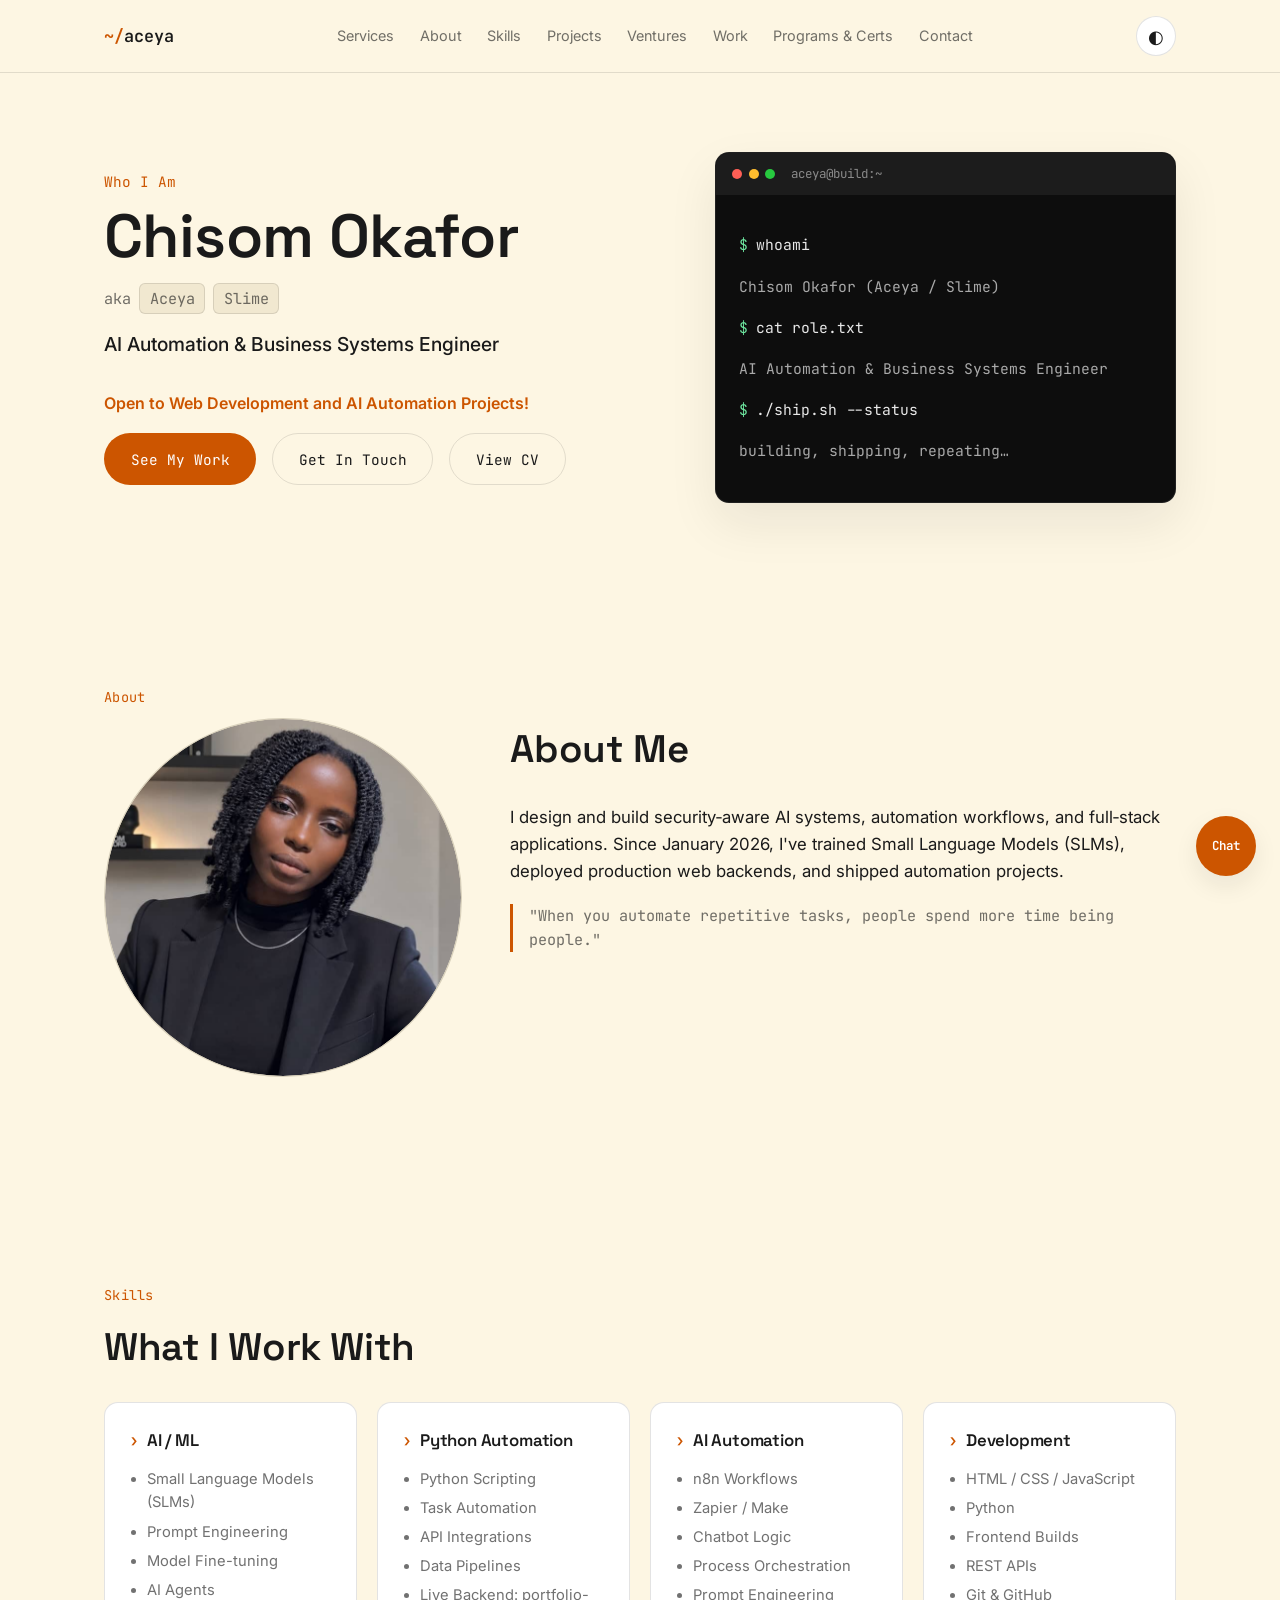
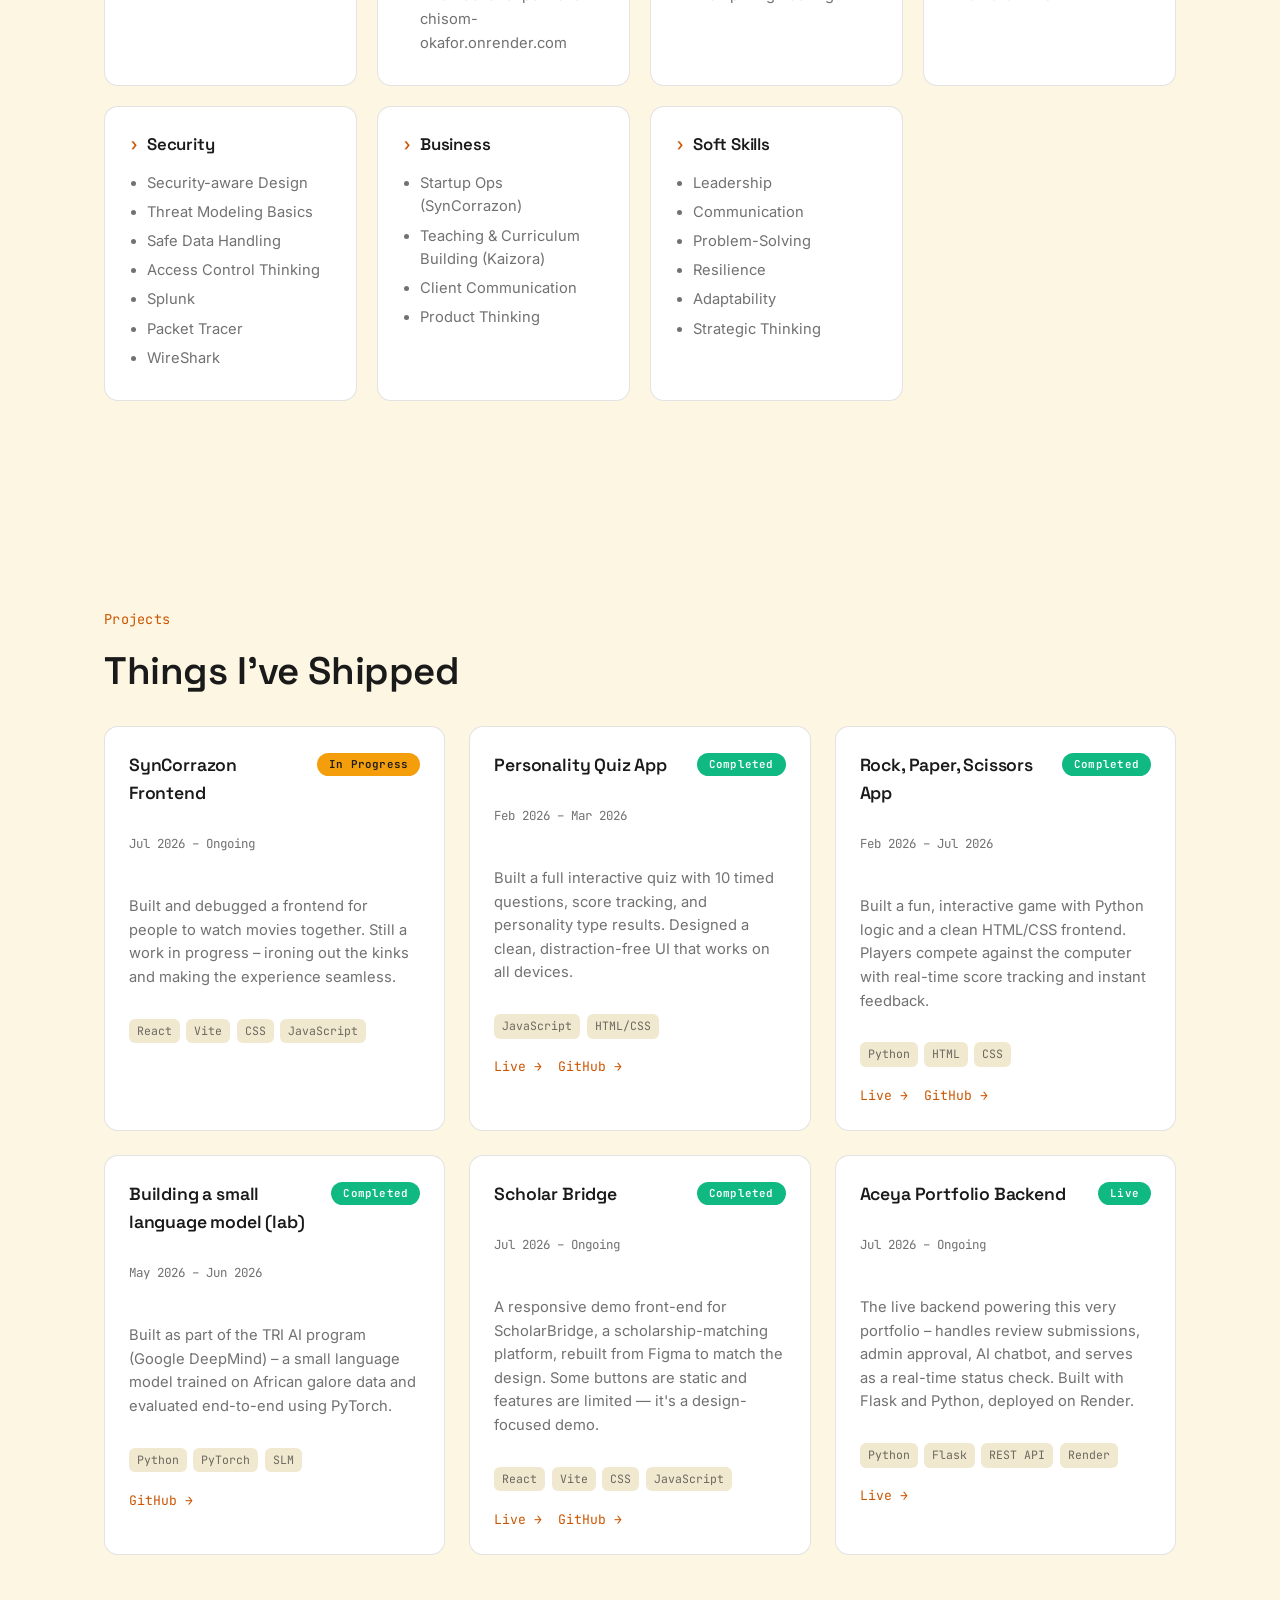
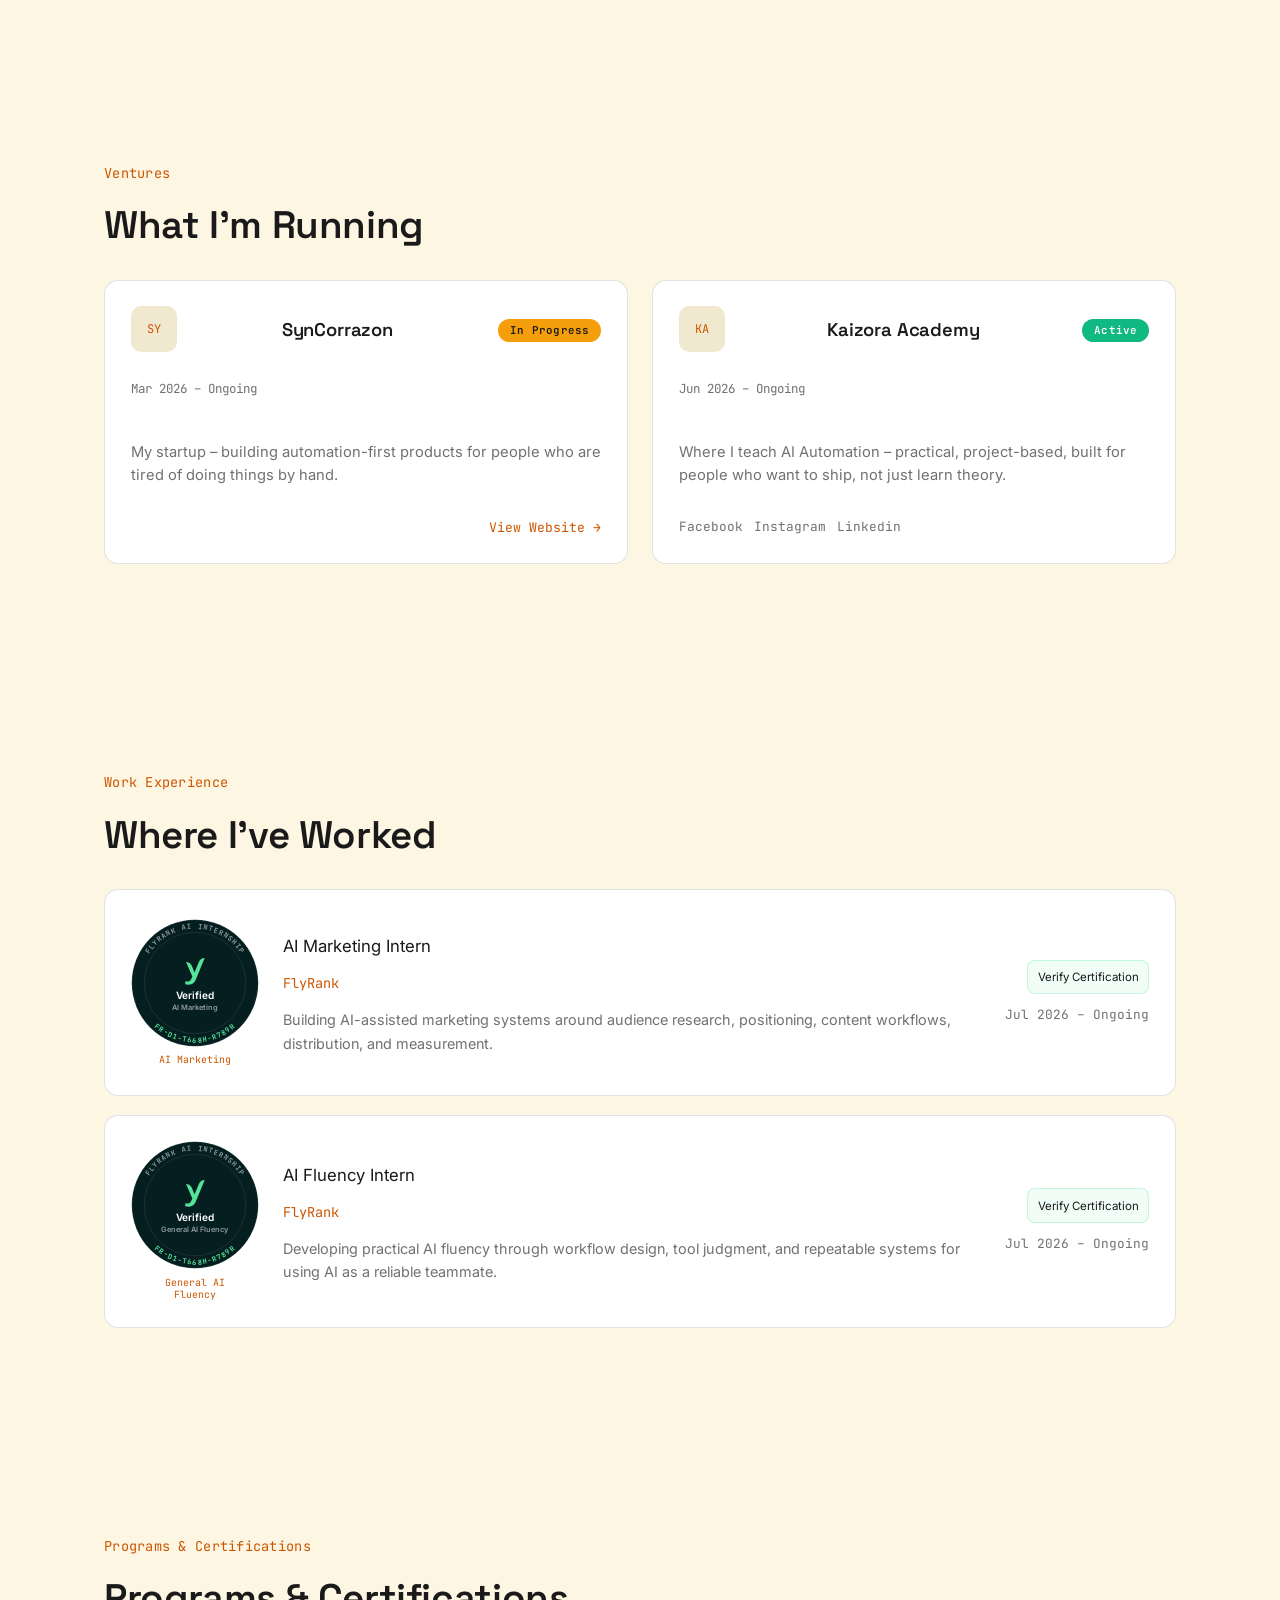
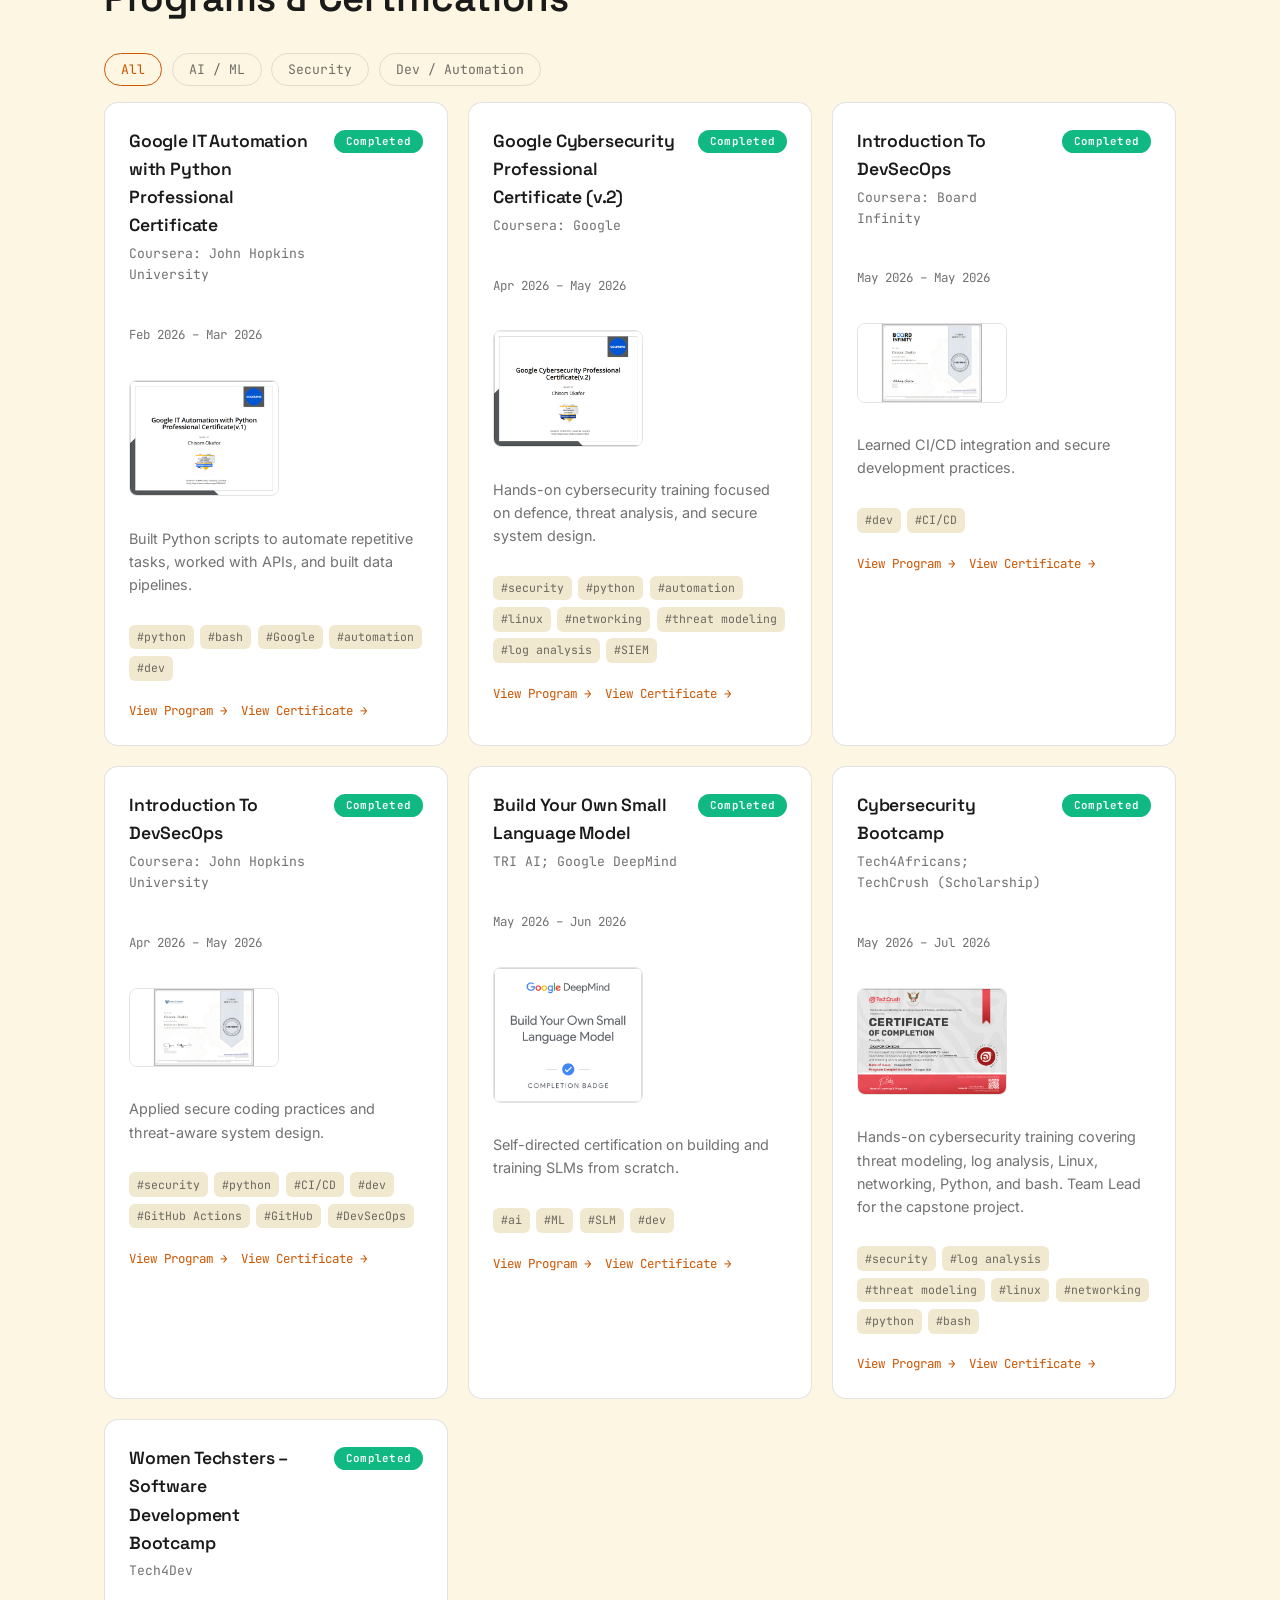
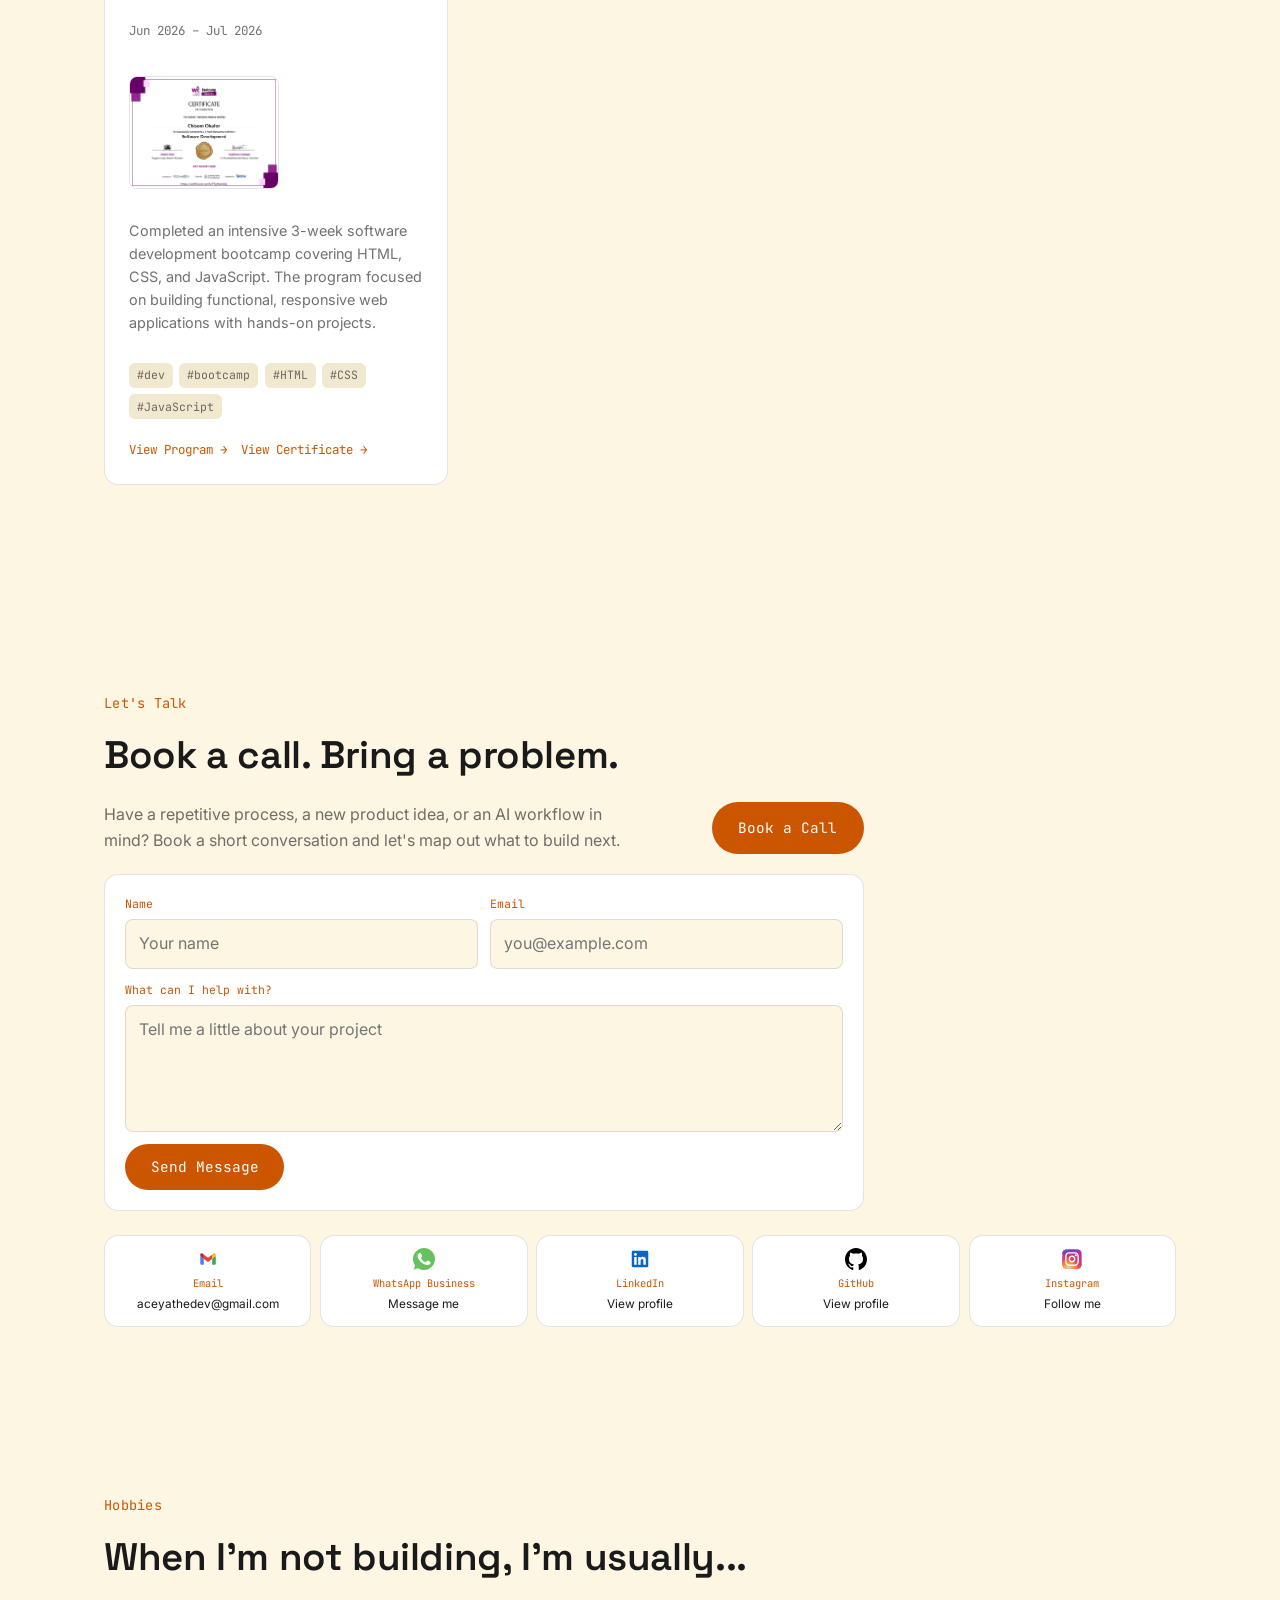
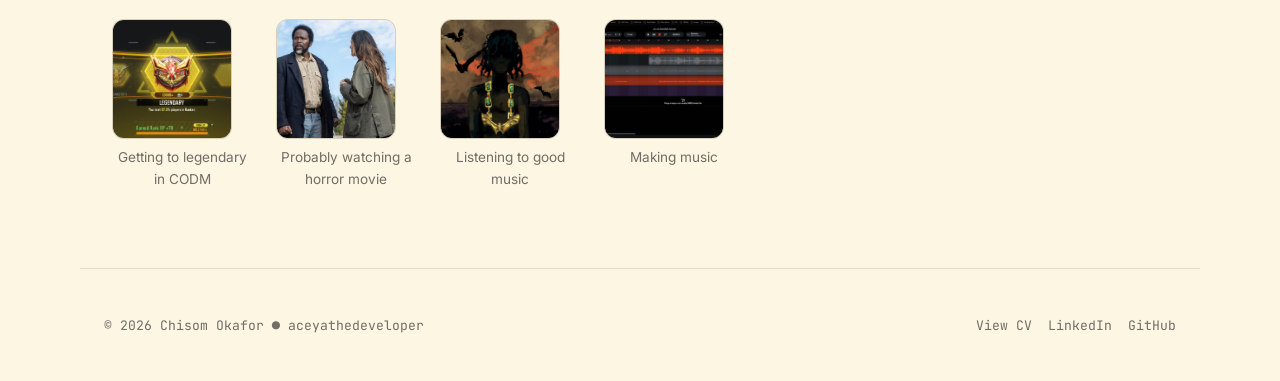
<file: index.html>
<!DOCTYPE html>
<html lang="en">
<head>
  <meta charset="UTF-8" />
  <meta name="viewport" content="width=device-width, initial-scale=1.0" />
  <script>
    if (window.location.hostname === 'aceyatech-ui.github.io') {
      window.location.replace('https://aceyathedeveloper.vercel.app/' + window.location.search + window.location.hash);
    }
  </script>
  <title>Chisom Okafor |  AI Automation & Business Systems Engineer</title>
  <meta name="description" content="Chisom Okafor – AI Automation & Business Systems Engineer. Building n8n workflows, Flask backends, Python automations, and full-stack apps — with security and scalability in mind." />

  <!-- Favicon (emoji fallback) -->
  <link rel="icon" type="image/svg+xml" href="data:image/svg+xml,<svg xmlns='http://www.w3.org/2000/svg' viewBox='0 0 100 100'><text y='.9em' font-size='90'>⚡</text></svg>" />
  <link rel="apple-touch-icon" href="assets/images/favicon.png" />

  <!-- Fonts -->
  <link rel="preconnect" href="https://fonts.googleapis.com" />
  <link rel="preconnect" href="https://fonts.gstatic.com" crossorigin />
  <link href="https://fonts.googleapis.com/css2?family=Space+Grotesk:wght@400;500;600;700&family=Inter:wght@400;500;600;700&family=JetBrains+Mono:wght@400;500;600&display=swap" rel="stylesheet" />

  <link rel="stylesheet" href="style.css" />

  <!-- Google Search Console Verification -->
   <meta name="google-site-verification" content="google7a345bba2c485559.html" />

  <!-- Canonical URL for SEO -->
  <link rel="canonical" href="https://aceyathedeveloper.vercel.app/" />

</head>
<body>

<!-- ============ NAV ============ -->
<header class="navbar" id="navbar">
  <div class="nav-inner">
    <a href="#hero" class="logo">
      <span class="logo-prompt">~/</span><span class="logo-name">aceya</span>
    </a>

    <nav class="nav-links" id="navLinks">
      <a href="https://www.aceyasystems.com.ng">Services</a>
      <a href="#about">About</a>
      <a href="#skills">Skills</a>
      <a href="#projects">Projects</a>
      <a href="#ventures">Ventures</a>
      <a href="#work">Work</a>
      <a href="#programs">Programs &amp; Certs</a>
      <!-- <a href="#reviews">Reviews</a> -->
      <a href="#contact">Contact</a>
      
    </nav>

    <div class="nav-actions">
      <button id="themeToggle" class="theme-toggle" aria-label="Toggle light and dark mode">
        <span class="toggle-icon" aria-hidden="true">◐</span>
      </button>
      <button id="navBurger" class="nav-burger" aria-label="Open menu" aria-expanded="false">
        <span></span><span></span><span></span>
      </button>
    </div>
  </div>
</header>

<main>

  <!-- ============ HERO ============ -->
  <section class="hero" id="hero">
    <div class="hero-inner">
      <div class="hero-text reveal">
        <p class="eyebrow">Who I Am</p>
        <h1 class="hero-name">Chisom Okafor</h1>
        <p class="hero-alias">aka <span class="alias-chip">Aceya</span> <span class="alias-chip">Slime</span></p>
        <p class="hero-title" id="heroTitle"></p>
        <p class="hero-tagline" id="heroTagline"></p>

        <!-- CTA above the fold -->
        <p style="font-weight: 600; margin-top: 0.5rem; color: var(--accent);">
          Open to Web Development and AI Automation Projects!
        </p>

        <div class="hero-cta-row">
          <a href="#projects" class="btn btn-primary">See My Work</a>
          <a href="#contact" class="btn btn-ghost">Get In Touch</a>
          <a href="assets/CV/Chisom_Okafor_CV%20(1).pdf" class="btn btn-ghost" target="_blank" rel="noopener">View CV</a>
        </div>
      </div>

      <div class="hero-visual reveal">
        <div class="terminal-card">
          <div class="terminal-bar">
            <span class="dot dot-r"></span><span class="dot dot-y"></span><span class="dot dot-g"></span>
            <span class="terminal-path">aceya@build:~</span>
          </div>
          <div class="terminal-body" id="terminalBody">
            <p><span class="prompt">$</span> whoami</p>
          </div>
        </div>
      </div>
    </div>
  </section>

  <!-- ============ ABOUT ============ -->
  <section class="section" id="about">
    <p class="section-label reveal">About</p>
    <div class="about-grid">
      <div class="about-image reveal">
        <div class="avatar-placeholder" id="avatarPlaceholder">CO</div>
      </div>
      <div class="about-content reveal">
        <h2 class="section-title">About Me</h2>
        <p class="bio-text" id="bioText"></p>
        <p class="philosophy-quote" id="philosophyText"></p>
      </div>
    </div>
  </section>

  <!-- ============ SKILLS ============ -->
  <section class="section" id="skills">
    <p class="section-label reveal">Skills</p>
    <h2 class="section-title reveal">What I Work With</h2>
    <div class="skills-grid" id="skillsGrid"></div>
  </section>

  <!-- ============ PROJECTS ============ -->
  <section class="section" id="projects">
    <p class="section-label reveal">Projects</p>
    <h2 class="section-title reveal">Things I've Shipped</h2>
    <div class="projects-grid" id="projectsGrid"></div>
  </section>

  <!-- ============ VENTURES ============ -->
  <section class="section" id="ventures">
    <p class="section-label reveal">Ventures</p>
    <h2 class="section-title reveal">What I'm Running</h2>
    <div class="ventures-grid" id="venturesGrid"></div>
  </section>

  <!-- ============ WORK EXPERIENCE ============ -->
  <section class="section" id="work">
    <p class="section-label reveal">Work Experience</p>
    <h2 class="section-title reveal">Where I've Worked</h2>
    <div class="experience-list" id="experienceList"></div>
  </section>

  <!-- ============ PROGRAMS & CERTS ============ -->
  <section class="section" id="programs">
    <p class="section-label reveal">Programs &amp; Certifications</p>
    <h2 class="section-title reveal">Programs &amp; Certifications</h2>

    <!-- Filter buttons: All / AI / Security / Dev -->
    <div class="filter-row reveal" id="certFilterRow">
      <button class="filter-btn active" data-cert-filter="all">All</button>
      <button class="filter-btn" data-cert-filter="ai">AI / ML</button>
      <button class="filter-btn" data-cert-filter="security">Security</button>
      <button class="filter-btn" data-cert-filter="dev">Dev / Automation</button>
    </div>

    <div class="programs-grid" id="programsGrid"></div>
  </section>

  <!-- ============ REVIEWS & TESTIMONIALS ============
  <section class="section" id="reviews">
    <p class="section-label reveal">Reviews &amp; Testimonials</p>
    <h2 class="section-title reveal">What People Say</h2>

    <div class="filter-row reveal" id="reviewFilterRow">
      <button class="filter-btn active" data-review-filter="all">All</button>
      <button class="filter-btn" data-review-filter="review">Reviews</button>
      <button class="filter-btn" data-review-filter="testimonial">Testimonials</button>
    </div>

    <div class="reviews-grid" id="reviewsGrid"></div>
    <p class="reviews-status" id="reviewsStatus"></p>

    <div class="review-form-card reveal">
      <h3>Leave a Review</h3>
      <p class="review-form-note">Submitted reviews go to Aceya for approval before they appear here.</p>
      <form id="reviewForm" class="review-form">
        <input type="text" id="reviewName" placeholder="Your name" required />
        <input type="url" id="reviewLinkedin" placeholder="Your LinkedIn URL (optional)" />
        <textarea id="reviewText" placeholder="Your review" required rows="3"></textarea>
        <button type="submit" class="btn btn-primary">Submit Review</button>
      </form>
      <p class="review-form-feedback" id="reviewFormFeedback"></p>
    </div>
  </section> -->

  <!-- ============ CONTACT ============ -->
  <section class="section" id="contact">
    <p class="section-label reveal">Let's Talk</p>
    <h2 class="section-title reveal">Book a call. Bring a problem.</h2>
    <div class="contact-intro reveal">
      <p>Have a repetitive process, a new product idea, or an AI workflow in mind? Book a short conversation and let's map out what to build next.</p>
      <a class="btn btn-primary" href="https://calendly.com/aceyathedev/30min" target="_blank" rel="noopener">Book a Call</a>
    </div>
    <form class="contact-form reveal" id="contactForm" action="https://formspree.io/f/mqpknjyg" method="POST">
      <div class="contact-form-fields">
        <label>
          <span>Name</span>
          <input type="text" name="name" placeholder="Your name" required />
        </label>
        <label>
          <span>Email</span>
          <input type="email" name="email" placeholder="you@example.com" required />
        </label>
      </div>
      <label>
        <span>What can I help with?</span>
        <textarea name="message" rows="4" placeholder="Tell me a little about your project" required></textarea>
      </label>
      <div class="contact-form-actions">
        <button type="submit" class="btn btn-primary">Send Message</button>
        <p class="contact-form-status" id="contactFormStatus" aria-live="polite"></p>
      </div>
    </form>
    <div class="contact-grid reveal" id="contactGrid"></div>
  </section>

  <!-- ============ HOBBIES (Bottom) ============ -->
  <section class="section hobbies-section" id="hobbiesSection">
    <p class="section-label reveal">Hobbies</p>
    <h2 class="section-title reveal">When I'm not building, I'm usually...</h2>
    <div id="hobbiesContainer"></div>
  </section>

</main>

<!-- ============ FOOTER ============ -->
<footer class="footer">
  <p>© <span id="footerYear">2026</span> Chisom Okafor ● aceyathedeveloper</p>
  <div class="footer-links" id="footerLinks">
    <a href="assets/CV/Chisom_Okafor_CV%20(1).pdf" target="_blank" rel="noopener">View CV</a>
  </div>
</footer>

<!-- ============ CHATBOT ============ -->
<div class="chatbot-widget">
  <button id="chatToggle" class="chat-toggle" aria-label="Open chat">
    <span class="chat-label">Chat</span>
  </button>

  <div class="chat-window" id="chatWindow" hidden>
    <div class="chat-header">
      <div>
        <p class="chat-title">Aceya's Assistant</p>
        <p class="chat-subtitle">usually replies within a sec ⚡</p>
      </div>
      <button id="chatClose" class="chat-close" aria-label="Close chat">✕</button>
    </div>
    <div class="chat-messages" id="chatMessages"></div>
    <div class="chat-quick-replies" id="chatQuickReplies" hidden></div>
    <form class="chat-input-row" id="chatForm">
      <input type="text" id="chatInput" placeholder="Type a message…" autocomplete="off" />
      <button type="submit" class="chat-send" aria-label="Send message">➤</button>
    </form>
  </div>
</div>

<script src="script.js"></script>
</body>
</html>
</file>
<file: style.css>
/* ==========================================================================
   AceyaOS — Portfolio Stylesheet
   ========================================================================== */

:root{
  --bg:            #FDF6E3;
  --bg-raised:     #FFFFFF;
  --accent:        #CC5500;
  --accent-text:   #FFFFFF;
  --text:          #1A1A1A;
  --text-soft:     rgba(26,26,26,0.62);
  --border:        rgba(26,26,26,0.12);
  --shadow:        rgba(26,26,26,0.08);
  --code-bg:       #F1E8D0;

  --status-progress-bg:  #F59E0B;
  --status-progress-text: #1A1A1A;
  --status-complete-bg:  #10B981;
  --status-complete-text: #FFFFFF;

  --font-display: 'Space Grotesk', sans-serif;
  --font-body:    'Inter', sans-serif;
  --font-mono:    'JetBrains Mono', monospace;

  --container: 1120px;
  --radius: 14px;
  --transition: 220ms ease;
}

html[data-theme="dark"]{
  --bg:            #0A0A0A;
  --bg-raised:     #151515;
  --accent:        #888888;
  --accent-text:   #1A1A1A;
  --text:          #F5F5F5;
  --text-soft:     rgba(245,245,245,0.6);
  --border:        rgba(245,245,245,0.12);
  --shadow:        rgba(0,0,0,0.5);
  --code-bg:       #101010;

  --status-progress-bg:  #D97706;
  --status-progress-text: #1A1A1A;
  --status-complete-bg:  #34D399;
  --status-complete-text: #1A1A1A;
}

*,*::before,*::after{ box-sizing: border-box; }

html{ scroll-behavior: smooth; }

@media (prefers-reduced-motion: reduce){
  html{ scroll-behavior: auto; }
  *,*::before,*::after{ animation-duration: 0.001ms !important; animation-iteration-count: 1 !important; transition-duration: 0.001ms !important; }
}

body{
  margin:0;
  background: var(--bg);
  color: var(--text);
  font-family: var(--font-body);
  line-height: 1.6;
  transition: background var(--transition), color var(--transition);
  -webkit-font-smoothing: antialiased;
}

a{ color: inherit; text-decoration: none; }
img{ max-width: 100%; display: block; }
button{ font-family: inherit; cursor: pointer; }

:focus-visible{
  outline: 2px solid var(--accent);
  outline-offset: 3px;
}

h1,h2,h3{
  font-family: var(--font-display);
  font-weight: 600;
  margin: 0;
  letter-spacing: -0.01em;
}

.section-title{
  font-size: clamp(1.7rem, 3vw, 2.4rem);
  margin-bottom: 1.5rem;
}

.section-label{
  font-family: var(--font-mono);
  font-size: 0.85rem;
  color: var(--accent);
  margin: 0 0 0.6rem 0;
  letter-spacing: 0.02em;
}

.section{
  max-width: var(--container);
  margin: 0 auto;
  padding: 6.5rem 1.5rem;
  scroll-margin-top: 80px;
}

.reveal{
  opacity: 0;
  transform: translateY(18px);
  transition: opacity 700ms ease, transform 700ms ease;
}
.reveal.is-visible{
  opacity: 1;
  transform: translateY(0);
}

.btn{
  display:inline-block;
  font-family: var(--font-mono);
  font-size: 0.9rem;
  padding: 0.85rem 1.6rem;
  border-radius: 999px;
  border: 1px solid transparent;
  transition: transform var(--transition), background var(--transition), border-color var(--transition);
}
.btn:hover{ transform: translateY(-2px); }
.btn-primary{
  background: var(--accent);
  color: var(--accent-text);
}
.btn-ghost{
  border-color: var(--border);
  color: var(--text);
  background: transparent;
}

/* ==========================================================================
   STATUS BADGES — Orange for in-progress/in-view/ongoing, Green for completed
   ========================================================================== */
.status-badge{
  font-family: var(--font-mono);
  font-size: 0.68rem;
  font-weight: 600;
  padding: 0.28rem 0.75rem;
  border-radius: 999px;
  white-space: nowrap;
  letter-spacing: 0.02em;
}

.status-badge.status-in-progress,
.status-badge.status-in-view,
.status-badge.status-ongoing {
  background: var(--status-progress-bg);
  color: var(--status-progress-text);
}

.status-badge.status-completed {
  background: var(--status-complete-bg);
  color: var(--status-complete-text);
}

.timeline{
  font-family: var(--font-mono);
  font-size: 0.78rem;
  color: var(--text-soft);
}

/* ==========================================================================
   NAV
   ========================================================================== */
.navbar{
  position: fixed;
  top:0; left:0; right:0;
  z-index: 100;
  background: color-mix(in srgb, var(--bg) 88%, transparent);
  backdrop-filter: blur(10px);
  border-bottom: 1px solid var(--border);
}
.nav-inner{
  max-width: var(--container);
  margin: 0 auto;
  padding: 1rem 1.5rem;
  display:flex;
  align-items:center;
  justify-content: space-between;
}
.logo{
  font-family: var(--font-mono);
  font-size: 1.05rem;
  font-weight: 600;
}
.logo-prompt{ color: var(--accent); }

.nav-links{
  display:flex;
  gap: 1.6rem;
  font-size: 0.9rem;
}
.nav-links a{
  color: var(--text-soft);
  transition: color var(--transition);
}
.nav-links a:hover{ color: var(--accent); }

.nav-actions{ display:flex; align-items:center; gap: 0.75rem; }

.theme-toggle{
  width: 40px; height: 40px;
  border-radius: 50%;
  border: 1px solid var(--border);
  background: var(--bg-raised);
  color: var(--text);
  font-size: 1.1rem;
  display:flex; align-items:center; justify-content:center;
  transition: background var(--transition), transform var(--transition);
}
.theme-toggle:hover{ transform: rotate(20deg); }

.nav-burger{
  display:none;
  flex-direction: column;
  gap: 5px;
  width: 40px; height: 40px;
  border: none;
  background: transparent;
  align-items:center;
  justify-content:center;
}
.nav-burger span{
  width: 20px; height: 2px;
  background: var(--text);
  display:block;
}

/* ==========================================================================
   HERO
   ========================================================================== */
.hero{
  max-width: var(--container);
  margin: 0 auto;
  padding: 9.5rem 1.5rem 5rem;
  display:flex;
}
.hero-inner{
  display:grid;
  grid-template-columns: 1.1fr 0.9fr;
  gap: 3rem;
  align-items:center;
  width:100%;
}
.eyebrow{
  font-family: var(--font-mono);
  color: var(--accent);
  font-size: 0.9rem;
  margin: 0 0 0.75rem;
}
.hero-name{
  font-size: clamp(2.4rem, 5.5vw, 3.8rem);
  line-height: 1.05;
}
.hero-alias{
  font-family: var(--font-mono);
  font-size: 0.95rem;
  color: var(--text-soft);
  margin: 0.9rem 0;
  display:flex; gap:0.5rem; align-items:center; flex-wrap: wrap;
}
.alias-chip{
  background: var(--code-bg);
  border: 1px solid var(--border);
  padding: 0.15rem 0.6rem;
  border-radius: 6px;
}
.hero-title{
  font-size: 1.2rem;
  font-weight: 500;
  margin: 0.4rem 0;
}
.hero-tagline{
  font-style: italic;
  color: var(--text-soft);
  max-width: 30ch;
  margin: 0.8rem 0 2rem;
}
.hero-cta-row{ display:flex; gap: 1rem; flex-wrap: wrap; }

.terminal-card{
  background: #0d0d0d;
  border-radius: var(--radius);
  overflow: hidden;
  box-shadow: 0 20px 50px var(--shadow);
  border: 1px solid rgba(255,255,255,0.08);
}
.terminal-bar{
  background: #1c1c1c;
  padding: 0.7rem 1rem;
  display:flex;
  align-items:center;
  gap: 0.4rem;
}
.dot{ width:10px; height:10px; border-radius:50%; display:inline-block; }
.dot-r{ background:#ff5f56; }
.dot-y{ background:#ffbd2e; }
.dot-g{ background:#27c93f; }
.terminal-path{
  font-family: var(--font-mono);
  color: #8a8a8a;
  font-size: 0.78rem;
  margin-left: 0.6rem;
}
.terminal-body{
  font-family: var(--font-mono);
  color: #e8e8e8;
  font-size: 0.92rem;
  padding: 1.4rem;
  min-height: 220px;
  line-height: 1.8;
}
.terminal-body .prompt{ color: #6ee7a0; margin-right: 0.5rem; }
.terminal-body .out{ color: #a9a9a9; }
.cursor{
  display:inline-block;
  width: 8px; height: 1em;
  background: #6ee7a0;
  vertical-align: text-bottom;
  animation: blink 1s steps(1) infinite;
}
@keyframes blink{ 50%{ opacity:0; } }

/* ==========================================================================
   ABOUT
   ========================================================================== */
.about-grid{
  display:grid;
  grid-template-columns: 0.7fr 1.3fr;
  gap: 3rem;
  align-items: start;
}
.avatar-placeholder{
  width: 100%;
  aspect-ratio: 1;
  border-radius: 50%;
  background: var(--code-bg);
  border: 1px solid var(--border);
  display:flex;
  align-items:center;
  justify-content:center;
  overflow: hidden;
  font-family: var(--font-display);
  font-size: 3rem;
  color: var(--accent);
}
.avatar-placeholder img {
  width: 100%;
  height: 100%;
  object-fit: cover;
  border-radius: 50%;
}
.bio-text{ font-size: 1.05rem; margin-bottom: 1.2rem; }
.philosophy-quote{
  font-family: var(--font-mono);
  font-size: 0.95rem;
  border-left: 3px solid var(--accent);
  padding-left: 1rem;
  color: var(--text-soft);
  margin-bottom: 1.5rem;
}
.hobbies{ display:flex; flex-wrap: wrap; gap: 0.6rem; }
.hobby-tag{
  font-family: var(--font-mono);
  font-size: 0.8rem;
  background: var(--code-bg);
  border: 1px solid var(--border);
  padding: 0.35rem 0.75rem;
  border-radius: 999px;
  color: var(--text-soft);
}

/* ==========================================================================
   SKILLS
   ========================================================================== */
.skills-grid{
  display:grid;
  grid-template-columns: repeat(auto-fit, minmax(230px, 1fr));
  gap: 1.25rem;
}
.skill-card{
  background: var(--bg-raised);
  border: 1px solid var(--border);
  border-radius: var(--radius);
  padding: 1.5rem;
  transition: transform var(--transition), border-color var(--transition);
}
.skill-card:hover{ transform: translateY(-4px); border-color: var(--accent); }
.skill-card h3{
  font-size: 1.05rem;
  margin-bottom: 0.9rem;
  display:flex; align-items:center; gap:0.5rem;
}
.skill-card h3::before{
  content: '›';
  color: var(--accent);
  font-family: var(--font-mono);
}
.skill-card ul{ margin:0; padding-left: 1.1rem; color: var(--text-soft); font-size: 0.92rem; }
.skill-card li{ margin-bottom: 0.35rem; }

/* ==========================================================================
   PROJECTS & VENTURES & EXPERIENCE
   ========================================================================== */
.projects-grid{
  display:grid;
  grid-template-columns: repeat(auto-fit, minmax(300px, 1fr));
  gap: 1.5rem;
}
.project-card{
  background: var(--bg-raised);
  border: 1px solid var(--border);
  border-radius: var(--radius);
  padding: 1.5rem;
  display:flex;
  flex-direction: column;
  gap: 0.9rem;
  transition: transform var(--transition), box-shadow var(--transition);
}
.project-card:hover{ transform: translateY(-4px); box-shadow: 0 14px 30px var(--shadow); }
.card-top-row{
  display:flex;
  justify-content: space-between;
  align-items: flex-start;
  gap: 1rem;
}
.card-top-row h3{ font-size: 1.1rem; }
.project-desc{ font-size: 0.92rem; color: var(--text-soft); }
.tag-list{ display:flex; flex-wrap:wrap; gap:0.4rem; }
.tag-pill{
  font-family: var(--font-mono);
  font-size: 0.72rem;
  background: var(--code-bg);
  border-radius: 6px;
  padding: 0.2rem 0.5rem;
  color: var(--text-soft);
}
.card-link-row{ display:flex; gap: 1rem; margin-top: 0.2rem; }
.card-link-row a{
  font-family: var(--font-mono);
  font-size: 0.82rem;
  color: var(--accent);
}
.card-link-row a:hover{ text-decoration: underline; }

.ventures-grid{
  display:grid;
  grid-template-columns: repeat(auto-fit, minmax(300px, 1fr));
  gap: 1.5rem;
}
.venture-card{
  background: var(--bg-raised);
  border: 1px solid var(--border);
  border-radius: var(--radius);
  padding: 1.6rem;
  display:flex;
  flex-direction: column;
  gap: 0.9rem;
}
.venture-head{ display:flex; align-items:center; gap: 0.9rem; }
.venture-logo{
  width: 46px; height: 46px;
  border-radius: 10px;
  background: var(--code-bg);
  display:flex; align-items:center; justify-content:center;
  font-family: var(--font-mono);
  font-size: 0.75rem;
  color: var(--accent);
  flex-shrink: 0;
}
.venture-head h3{ font-size: 1.15rem; }
.venture-desc{ color: var(--text-soft); font-size: 0.92rem; }
.venture-footer{ display:flex; align-items:center; justify-content: space-between; flex-wrap: wrap; gap: 0.6rem; }
.venture-socials{ display:flex; gap: 0.7rem; }
.venture-socials a{ font-family: var(--font-mono); font-size: 0.8rem; color: var(--text-soft); }
.venture-socials a:hover{ color: var(--accent); }
.venture-website{
  font-family: var(--font-mono);
  font-size: 0.82rem;
  color: var(--accent);
}
.role-badge {
  display: inline-block;
  font-family: var(--font-mono);
  font-size: 0.65rem;
  font-weight: 600;
  padding: 0.2rem 0.6rem;
  border-radius: 999px;
  background: var(--accent);
  color: var(--accent-text);
  letter-spacing: 0.02em;
  margin-top: 0.2rem;
}
.venture-contributions {
  list-style: none;
  padding: 0;
  margin: 0.5rem 0 0 0;
}
.venture-contributions li {
  font-size: 0.88rem;
  color: var(--text-soft);
  padding-left: 1.2rem;
  position: relative;
  margin-bottom: 0.25rem;
}
.venture-contributions li::before {
  content: "›";
  position: absolute;
  left: 0;
  color: var(--accent);
}

.experience-list{ display:flex; flex-direction:column; gap: 1.2rem; }
.experience-card{
  background: var(--bg-raised);
  border: 1px solid var(--border);
  border-radius: var(--radius);
  padding: 1.6rem;
  display:grid;
  grid-template-columns: auto 1fr auto;
  gap: 1.5rem;
  align-items: center;
}
.exp-brand{
  display:flex;
  flex-direction:column;
  align-items:center;
  gap:0.45rem;
  min-width:128px;
}
.exp-logo{
  width: 52px; height: 52px;
  border-radius: 10px;
  background: var(--code-bg);
  display:flex; align-items:center; justify-content:center;
  font-family: var(--font-mono);
  font-size: 0.7rem;
  color: var(--accent);
}
.exp-logo-image{ width: 34px; height: 34px; object-fit: contain; }
.exp-credential-label{
  max-width: 92px;
  text-align:center;
  font-family: var(--font-mono);
  font-size: 0.62rem;
  line-height: 1.25;
  color: var(--accent);
}
.exp-role{ font-size: 1.05rem; margin-bottom: 0.2rem; }
.exp-company{ color: var(--accent); font-family: var(--font-mono); font-size: 0.85rem; }
.exp-duration{ font-family: var(--font-mono); font-size: 0.8rem; color: var(--text-soft); white-space: nowrap; }
.exp-meta{ display:flex; flex-direction:column; align-items:flex-end; gap:0.65rem; }
.exp-verify-badge{
  display:block;
  width:128px;
  height:128px;
  transition:transform var(--transition), filter var(--transition);
}
.exp-verify-badge:hover{ transform:translateY(-2px); filter:brightness(1.08); }
.exp-verify-badge svg{ display:block; width:100%; height:100%; }
.exp-verify-link{
  display:flex;
  align-items:center;
  padding:0.45rem 0.6rem;
  border:1px solid rgba(84,227,153,0.3);
  border-radius:8px;
  background:rgba(84,227,153,0.08);
  color:var(--text);
  font-size:0.72rem;
  white-space:nowrap;
  transition:transform var(--transition), border-color var(--transition);
}
.exp-verify-link:hover{ transform:translateY(-2px); border-color:var(--accent); }
.flyrank-badge-label,
.flyrank-badge-id{
  font-family:var(--font-mono);
  font-size:9px;
  font-weight:700;
  letter-spacing:1.6px;
}
.flyrank-badge-verified,
.flyrank-badge-role{
  font-family:var(--font-body);
  font-size:13px;
  font-weight:600;
}
.flyrank-badge-role{ font-size:9.5px; }
.exp-desc{ font-size: 0.9rem; color: var(--text-soft); margin-top: 0.4rem; grid-column: 1 / -1; }

/* ==========================================================================
   PROGRAMS & CERTIFICATIONS
   ========================================================================== */
.filter-row, .tag-row{ display:flex; gap: 0.6rem; flex-wrap: wrap; margin-bottom: 1rem; }
.filter-btn, .tag-btn{
  font-family: var(--font-mono);
  font-size: 0.82rem;
  border: 1px solid var(--border);
  background: transparent;
  color: var(--text-soft);
  padding: 0.45rem 1rem;
  border-radius: 999px;
  transition: all var(--transition);
}
.filter-btn.active, .tag-btn.active,
.filter-btn:hover, .tag-btn:hover{
  border-color: var(--accent);
  color: var(--accent);
}
.tag-row{ margin-bottom: 2rem; }

.programs-grid{
  display:grid;
  grid-template-columns: repeat(auto-fit, minmax(300px, 1fr));
  gap: 1.25rem;
}
.program-card{
  background: var(--bg-raised);
  border: 1px solid var(--border);
  border-radius: var(--radius);
  padding: 1.5rem;
  display:flex;
  flex-direction: column;
  gap: 0.9rem;
}
.program-org{ font-size: 0.82rem; color: var(--text-soft); font-family: var(--font-mono); margin-top: 0.2rem; }
.program-body-row{
  display:grid;
  grid-template-columns: 1fr;
  gap: 1rem;
  align-items: start;
}
.program-desc{ font-size: 0.9rem; color: var(--text-soft); }
.program-links{ display:flex; gap: 0.9rem; margin-top: 0.4rem; }
.program-links a{
  font-family: var(--font-mono);
  font-size: 0.78rem;
  color: var(--accent);
}
.program-links a:hover{ text-decoration: underline; }
.program-links .disabled{ color: var(--text-soft); opacity: 0.6; pointer-events:none; }

/* ---------- Certificate Image ---------- */
.cert-image-wrap {
  margin-top: 0.5rem;
  overflow: visible !important;
  position: relative;
  z-index: 1;
  transition: z-index 0.3s ease;
}

.cert-image-wrap:hover {
  z-index: 1000;
}

.cert-image-wrap:hover .cert-image {
  transform: scale(3.5);
  transform-origin: top left;
  box-shadow: 0 20px 40px rgba(0,0,0,0.3);
  transition: transform 0.3s ease, box-shadow 0.3s ease;
}

.cert-image {
  width: 100%;
  max-width: 150px;
  border-radius: 8px;
  border: 1px solid var(--border);
  transition: transform 0.3s ease, box-shadow 0.3s ease;
  cursor: zoom-in;
}

#certFilterRow {
  display: flex;
  gap: 0.6rem;
  flex-wrap: wrap;
  margin-bottom: 1rem;
}
#certFilterRow .filter-btn {
  font-family: var(--font-mono);
  font-size: 0.82rem;
  border: 1px solid var(--border);
  background: transparent;
  color: var(--text-soft);
  padding: 0.45rem 1rem;
  border-radius: 999px;
  transition: all var(--transition);
}
#certFilterRow .filter-btn.active,
#certFilterRow .filter-btn:hover {
  border-color: var(--accent);
  color: var(--accent);
}

/* ==========================================================================
   REVIEWS & CONTACT
   ========================================================================== */
.reviews-grid{
  display:grid;
  grid-template-columns: repeat(auto-fit, minmax(280px, 1fr));
  gap: 1.5rem;
  margin-bottom: 1rem;
}
.review-card{
  background: var(--bg-raised);
  border: 1px solid var(--border);
  border-radius: var(--radius);
  padding: 1.4rem;
  display:flex;
  flex-direction: column;
  gap: 0.7rem;
}
.review-top{ display:flex; align-items:center; gap: 0.8rem; }
.review-avatar{
  width: 40px; height: 40px;
  border-radius: 50%;
  background: var(--code-bg);
  display:flex; align-items:center; justify-content:center;
  font-family: var(--font-mono);
  color: var(--accent);
  font-size: 0.85rem;
  flex-shrink: 0;
}
.review-name-row{ display:flex; align-items:center; gap: 0.5rem; flex-wrap: wrap; }
.review-name{ font-size: 0.95rem; font-weight: 600; }
.review-name a:hover{ color: var(--accent); }
.review-role{ font-family: var(--font-mono); font-size: 0.75rem; color: var(--text-soft); }
.review-type-pill{
  font-family: var(--font-mono);
  font-size: 0.65rem;
  text-transform: uppercase;
  letter-spacing: 0.04em;
  color: var(--text-soft);
  border: 1px solid var(--border);
  border-radius: 999px;
  padding: 0.1rem 0.5rem;
}
.verified-badge{
  font-family: var(--font-mono);
  font-size: 0.7rem;
  color: var(--accent);
  display:inline-flex;
  align-items:center;
  gap: 0.25rem;
}
.review-bubble{
  background: var(--code-bg);
  border-radius: 0 12px 12px 12px;
  padding: 0.9rem 1.1rem;
  font-size: 0.92rem;
}
.review-date{ font-family: var(--font-mono); font-size: 0.72rem; color: var(--text-soft); }
.reviews-status{
  font-family: var(--font-mono);
  font-size: 0.8rem;
  color: var(--text-soft);
  margin-bottom: 2.5rem;
}

.review-form-card{
  background: var(--bg-raised);
  border: 1px solid var(--border);
  border-radius: var(--radius);
  padding: 1.6rem;
  max-width: 480px;
}
.review-form-card h3{ font-size: 1.1rem; margin-bottom: 0.4rem; }
.review-form-note{ font-size: 0.85rem; color: var(--text-soft); margin-bottom: 1rem; }
.review-form{ display:flex; flex-direction:column; gap: 0.7rem; }
.review-form input, .review-form textarea{
  border: 1px solid var(--border);
  border-radius: 10px;
  padding: 0.7rem 0.9rem;
  background: var(--bg);
  color: var(--text);
  font-family: var(--font-body);
  font-size: 0.9rem;
  resize: vertical;
}
.review-form button{ align-self: flex-start; }
.review-form-feedback{
  font-family: var(--font-mono);
  font-size: 0.82rem;
  color: var(--accent);
  margin-top: 0.8rem;
  min-height: 1.2em;
}

/* ---------- Contact ---------- */
.contact-intro{
  display:flex;
  align-items:center;
  justify-content:space-between;
  gap: 2rem;
  max-width: 760px;
  margin: -0.5rem 0 2rem;
}
.contact-intro p{
  max-width: 52ch;
  color: var(--text-soft);
  margin: 0;
}
.contact-form{
  max-width: 760px;
  margin: 0 0 1.5rem;
  padding: 1.25rem;
  background: var(--bg-raised);
  border: 1px solid var(--border);
  border-radius: var(--radius);
}
.contact-form-fields{
  display:grid;
  grid-template-columns: repeat(2, minmax(0, 1fr));
  gap: 0.75rem;
}
.contact-form label{
  display:flex;
  flex-direction:column;
  gap: 0.35rem;
  margin-bottom: 0.75rem;
}
.contact-form label span{
  font-family: var(--font-mono);
  font-size: 0.72rem;
  color: var(--accent);
}
.contact-form input,
.contact-form textarea{
  width:100%;
  border: 1px solid var(--border);
  border-radius: 8px;
  padding: 0.7rem 0.8rem;
  background: var(--bg);
  color: var(--text);
  font: inherit;
  resize: vertical;
}
.contact-form input:focus,
.contact-form textarea:focus{
  outline: 2px solid var(--accent);
  outline-offset: 1px;
}
.contact-form-actions{
  display:flex;
  align-items:center;
  gap: 1rem;
  flex-wrap: wrap;
}
.contact-form-actions .btn{ border: 0; cursor: pointer; }
.contact-form-actions .btn:disabled{ cursor: wait; opacity: 0.65; }
.contact-form-status{
  margin: 0;
  color: var(--text-soft);
  font-size: 0.8rem;
}
.contact-grid{
  display:grid;
  grid-template-columns: repeat(auto-fit, minmax(145px, 1fr));
  gap: 0.65rem;
}
.contact-logo {
  width: 36px;
  height: 36px;
  object-fit: contain;
  margin-bottom: 0.5rem;
}
.contact-card{
  background: var(--bg-raised);
  border: 1px solid var(--border);
  border-radius: var(--radius);
  padding: 0.85rem;
  transition: transform var(--transition), border-color var(--transition);
  display: flex;
  flex-direction: column;
  align-items: center;
  text-align: center;
}
.contact-card:hover{ transform: translateY(-3px); border-color: var(--accent); }
.contact-label{
  font-family: var(--font-mono);
  font-size: 0.75rem;
  color: var(--accent);
  margin-bottom: 0.4rem;
  display:block;
}
.contact-value{ font-size: 0.95rem; word-break: break-word; }

/* ==========================================================================
   FOOTER
   ========================================================================== */
.footer{
  border-top: 1px solid var(--border);
  padding: 2rem 1.5rem;
  display:flex;
  justify-content: space-between;
  align-items:center;
  flex-wrap: wrap;
  gap: 1rem;
  font-family: var(--font-mono);
  font-size: 0.82rem;
  color: var(--text-soft);
  max-width: var(--container);
  margin: 0 auto;
}
.footer-links{ display:flex; gap: 1rem; }
.footer-links a:hover{ color: var(--accent); }

/* ==========================================================================
   CHATBOT
   ========================================================================== */
.chatbot-widget{
  position: fixed;
  bottom: 1.5rem;
  right: 1.5rem;
  z-index: 200;
}
.chat-toggle{
  width: 60px; height: 60px;
  border-radius: 50%;
  border: none;
  background: var(--accent);
  color: var(--accent-text);
  box-shadow: 0 10px 25px var(--shadow);
  font-family: var(--font-mono);
  font-size: 0.78rem;
  font-weight: 600;
  display:flex; align-items:center; justify-content:center;
  transition: transform var(--transition);
}
.chat-toggle:hover{ transform: scale(1.08); }
.chat-label{ line-height: 1; }

.chat-window{
  position: absolute;
  bottom: 76px;
  right: 0;
  width: 340px;
  max-width: calc(100vw - 2rem);
  height: 460px;
  max-height: 70vh;
  background: var(--bg-raised);
  border: 1px solid var(--border);
  border-radius: var(--radius);
  box-shadow: 0 20px 50px var(--shadow);
  display:flex;
  flex-direction: column;
  overflow: hidden;
}
#chatWindow[hidden] {
  display: none !important;
}

.chat-header{
  background: var(--accent);
  color: var(--accent-text);
  padding: 0.9rem 1.1rem;
  display:flex;
  justify-content: space-between;
  align-items:center;
}
.chat-title{ margin:0; font-weight:600; font-size:0.95rem; }
.chat-subtitle{ margin:0; font-size: 0.72rem; opacity: 0.85; }
.chat-close{
  background: transparent;
  border: none;
  color: var(--accent-text);
  font-size: 1rem;
}
.chat-messages{
  flex:1;
  overflow-y: auto;
  padding: 1rem;
  display:flex;
  flex-direction: column;
  gap: 0.6rem;
}
.chat-bubble{
  max-width: 82%;
  padding: 0.55rem 0.85rem;
  border-radius: 14px;
  font-size: 0.88rem;
  line-height: 1.4;
}
.chat-bubble.bot{
  background: var(--code-bg);
  align-self: flex-start;
  border-bottom-left-radius: 4px;
}
.chat-bubble.user{
  background: var(--accent);
  color: var(--accent-text);
  align-self: flex-end;
  border-bottom-right-radius: 4px;
}
.chat-quick-replies{
  display:flex;
  flex-wrap: wrap;
  gap: 0.4rem;
  padding: 0 1rem 0.6rem;
}
.chat-quick-replies button{
  font-family: var(--font-mono);
  font-size: 0.78rem;
  border: 1px solid var(--border);
  background: transparent;
  color: var(--text);
  padding: 0.35rem 0.7rem;
  border-radius: 999px;
}
.chat-quick-replies button:hover{ border-color: var(--accent); color: var(--accent); }

.chat-input-row{
  display:flex;
  border-top: 1px solid var(--border);
  padding: 0.6rem;
  gap: 0.5rem;
}
.chat-input-row input{
  flex:1;
  border: 1px solid var(--border);
  border-radius: 999px;
  padding: 0.55rem 1rem;
  background: var(--bg);
  color: var(--text);
  font-family: var(--font-body);
  font-size: 0.88rem;
}
.chat-send{
  width: 38px; height: 38px;
  border-radius: 50%;
  border: none;
  background: var(--accent);
  color: var(--accent-text);
  flex-shrink: 0;
}

/* ==========================================================================
   HOBBIES
   ========================================================================== */
.hobbies-section {
  max-width: var(--container);
  margin: 0 auto;
  padding: 4rem 1.5rem 2rem;
  scroll-margin-top: 80px;
}

.hobbies-label {
  font-family: var(--font-mono);
  font-size: 0.95rem;
  color: var(--accent);
  margin-bottom: 1.5rem;
}

.hobbies-row {
  display: flex;
  flex-wrap: nowrap;
  overflow-x: auto;
  overflow-y: visible !important;
  gap: 1.5rem;
  padding: 0.5rem 0.5rem 2rem 0.5rem;
  scrollbar-width: thin;
}

.hobbies-row::-webkit-scrollbar {
  height: 6px;
}

.hobbies-row::-webkit-scrollbar-thumb {
  background: var(--accent);
  border-radius: 999px;
}

.hobby-item {
  flex: 0 0 auto;
  width: 140px;
  text-align: center;
  overflow: visible !important;
  position: relative;
  z-index: 1;
  transition: z-index 0.3s ease;
}

.hobby-item:hover {
  z-index: 1000;
}

.hobby-item:hover .hobby-image {
  transform: scale(1.6);
  transform-origin: center center;
  box-shadow: 0 15px 30px rgba(0,0,0,0.3);
  transition: transform 0.3s ease, box-shadow 0.3s ease;
}

.hobby-image {
  width: 120px;
  height: 120px;
  border-radius: 12px;
  object-fit: cover;
  border: 1px solid var(--border);
  background: var(--code-bg);
  transition: transform 0.3s ease, box-shadow 0.3s ease;
  cursor: zoom-in;
  display: block;
}

.hobby-placeholder {
  width: 120px;
  height: 120px;
  border-radius: 12px;
  background: var(--code-bg);
  border: 1px solid var(--border);
  display: flex;
  align-items: center;
  justify-content: center;
  font-family: var(--font-mono);
  font-size: 0.75rem;
  color: var(--text-soft);
  margin: 0 auto;
}

.hobby-caption {
  font-size: 0.85rem;
  margin-top: 0.5rem;
  color: var(--text-soft);
}

/* ==========================================================================
   VENTURE ROLE & RESPONSIVE
   ========================================================================== */
.venture-role {
  font-family: var(--font-mono);
  font-size: 0.75rem;
  color: var(--accent);
  margin: 0;
}

@media (max-width: 860px){
  .nav-links{
    position: fixed;
    top: 64px; left:0; right:0;
    background: var(--bg);
    border-bottom: 1px solid var(--border);
    flex-direction: column;
    padding: 1rem 1.5rem;
    gap: 1rem;
    display:none;
  }
  .nav-links.open{ display:flex; }
  .nav-burger{ display:flex; }
  .hero-inner{ grid-template-columns: 1fr; }
  .about-grid{ grid-template-columns: 1fr; }
  .avatar-placeholder{ width: 160px; margin: 0 auto; }
  .experience-card{ grid-template-columns: auto 1fr; }
  .exp-meta{ grid-column: 2; align-items:flex-start; }
  .program-body-row{ grid-template-columns: 1fr; }
}

@media (max-width: 480px){
  .chat-window{ width: calc(100vw - 2rem); }
  .hero{ padding-top: 8rem; }
  
  /* Certificate zoom - smaller on mobile */
  .cert-image-wrap:hover .cert-image {
    transform: scale(1.8);
    transform-origin: top left;
    box-shadow: 0 10px 20px rgba(0,0,0,0.3);
  }
  
  /* Hobby zoom - smaller on mobile */
  .hobby-item:hover .hobby-image {
    transform: scale(1.2);
    transform-origin: center center;
    box-shadow: 0 10px 20px rgba(0,0,0,0.3);
  }
}
/* ==========================================================================
   CONTACT — Compact
   ========================================================================== */
.contact-grid {
  display: grid;
  grid-template-columns: repeat(auto-fit, minmax(160px, 1fr));
  gap: 0.55rem;
}

.contact-card {
  background: var(--bg-raised);
  border: 1px solid var(--border);
  border-radius: var(--radius);
  padding: 0.75rem;
  transition: transform var(--transition), border-color var(--transition);
  display: flex;
  flex-direction: column;
  align-items: center;
  text-align: center;
}

.contact-logo {
  width: 22px;
  height: 22px;
  object-fit: contain;
  margin-bottom: 0.3rem;
}

.contact-label {
  font-family: var(--font-mono);
  font-size: 0.65rem;
  color: var(--accent);
  margin-bottom: 0.2rem;
  display: block;
}

.contact-value {
  font-size: 0.74rem;
  word-break: break-word;
}

.contact-intro {
  margin-bottom: 1.25rem;
}

@media (max-width: 560px){
  .contact-form-fields{
    grid-template-columns: 1fr;
    gap: 0;
  }
  .contact-intro{
    align-items: flex-start;
    flex-direction: column;
    gap: 1rem;
  }
}
</file>
